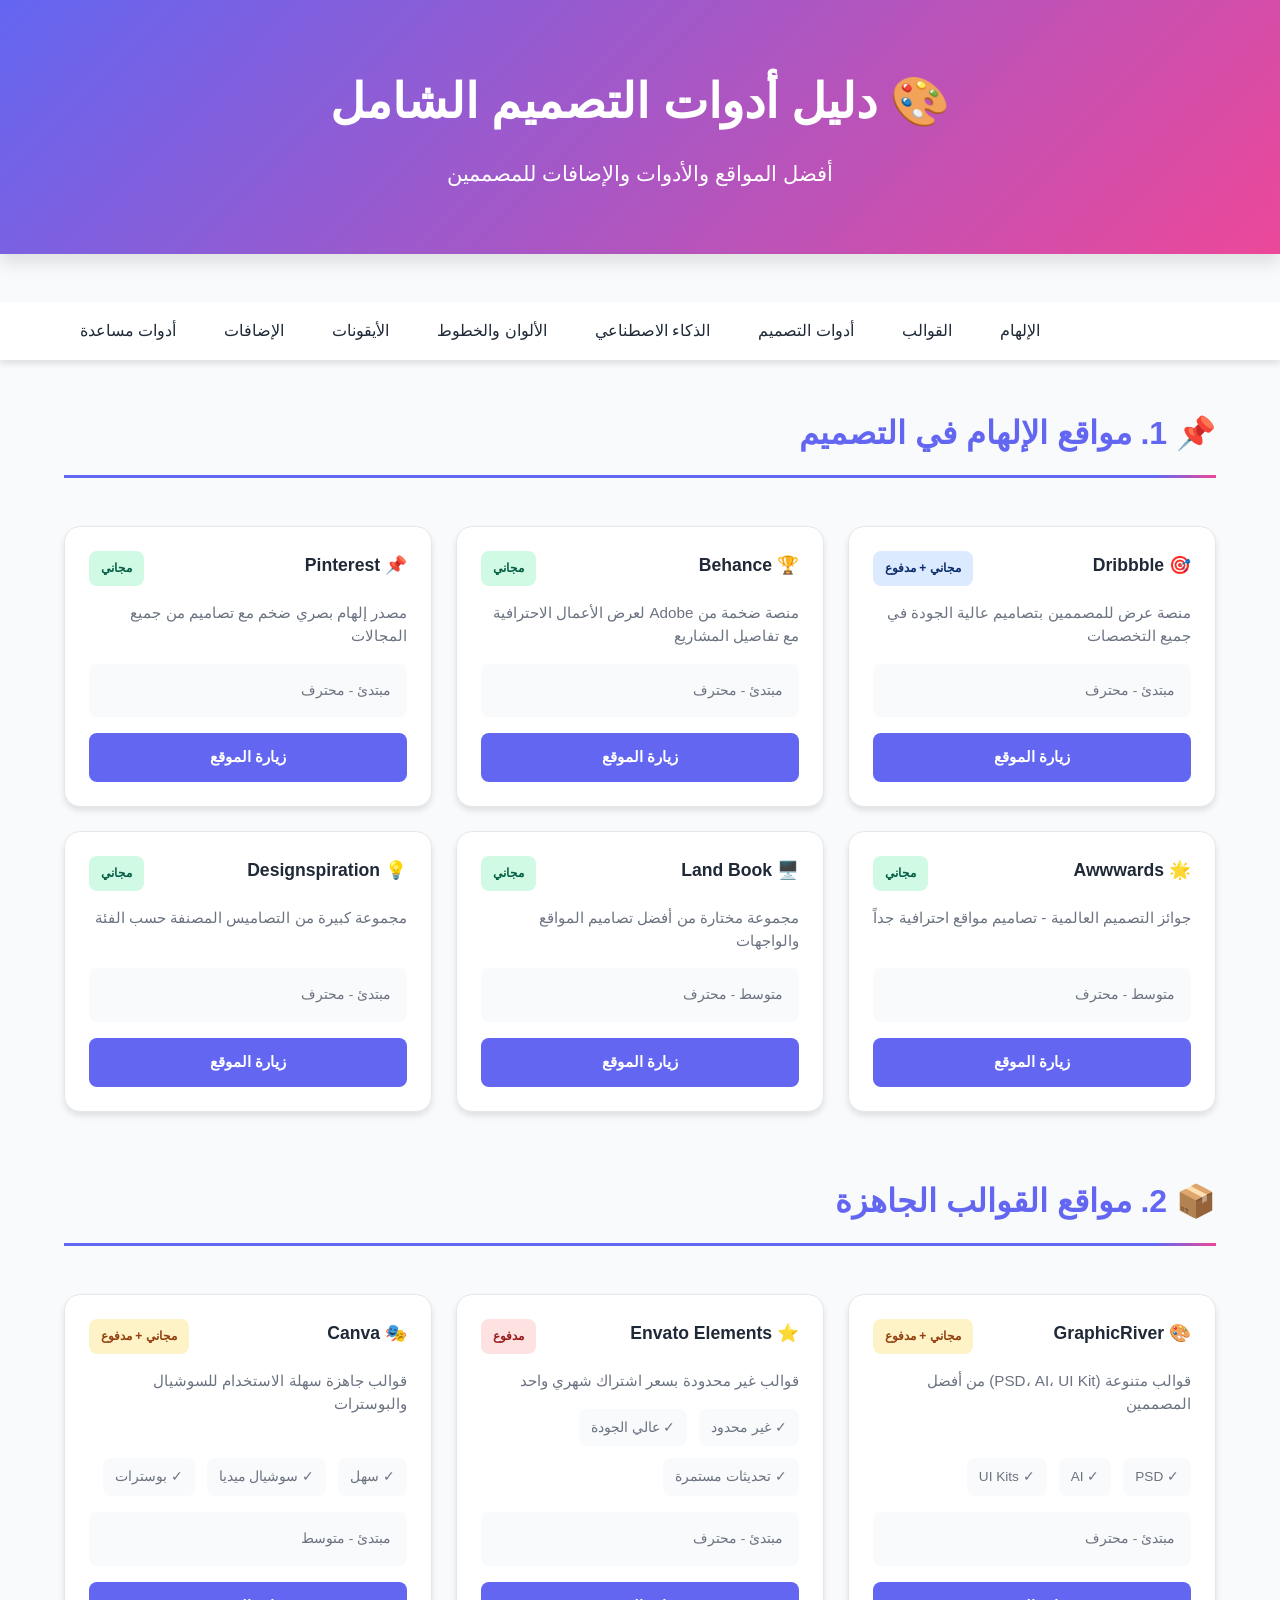
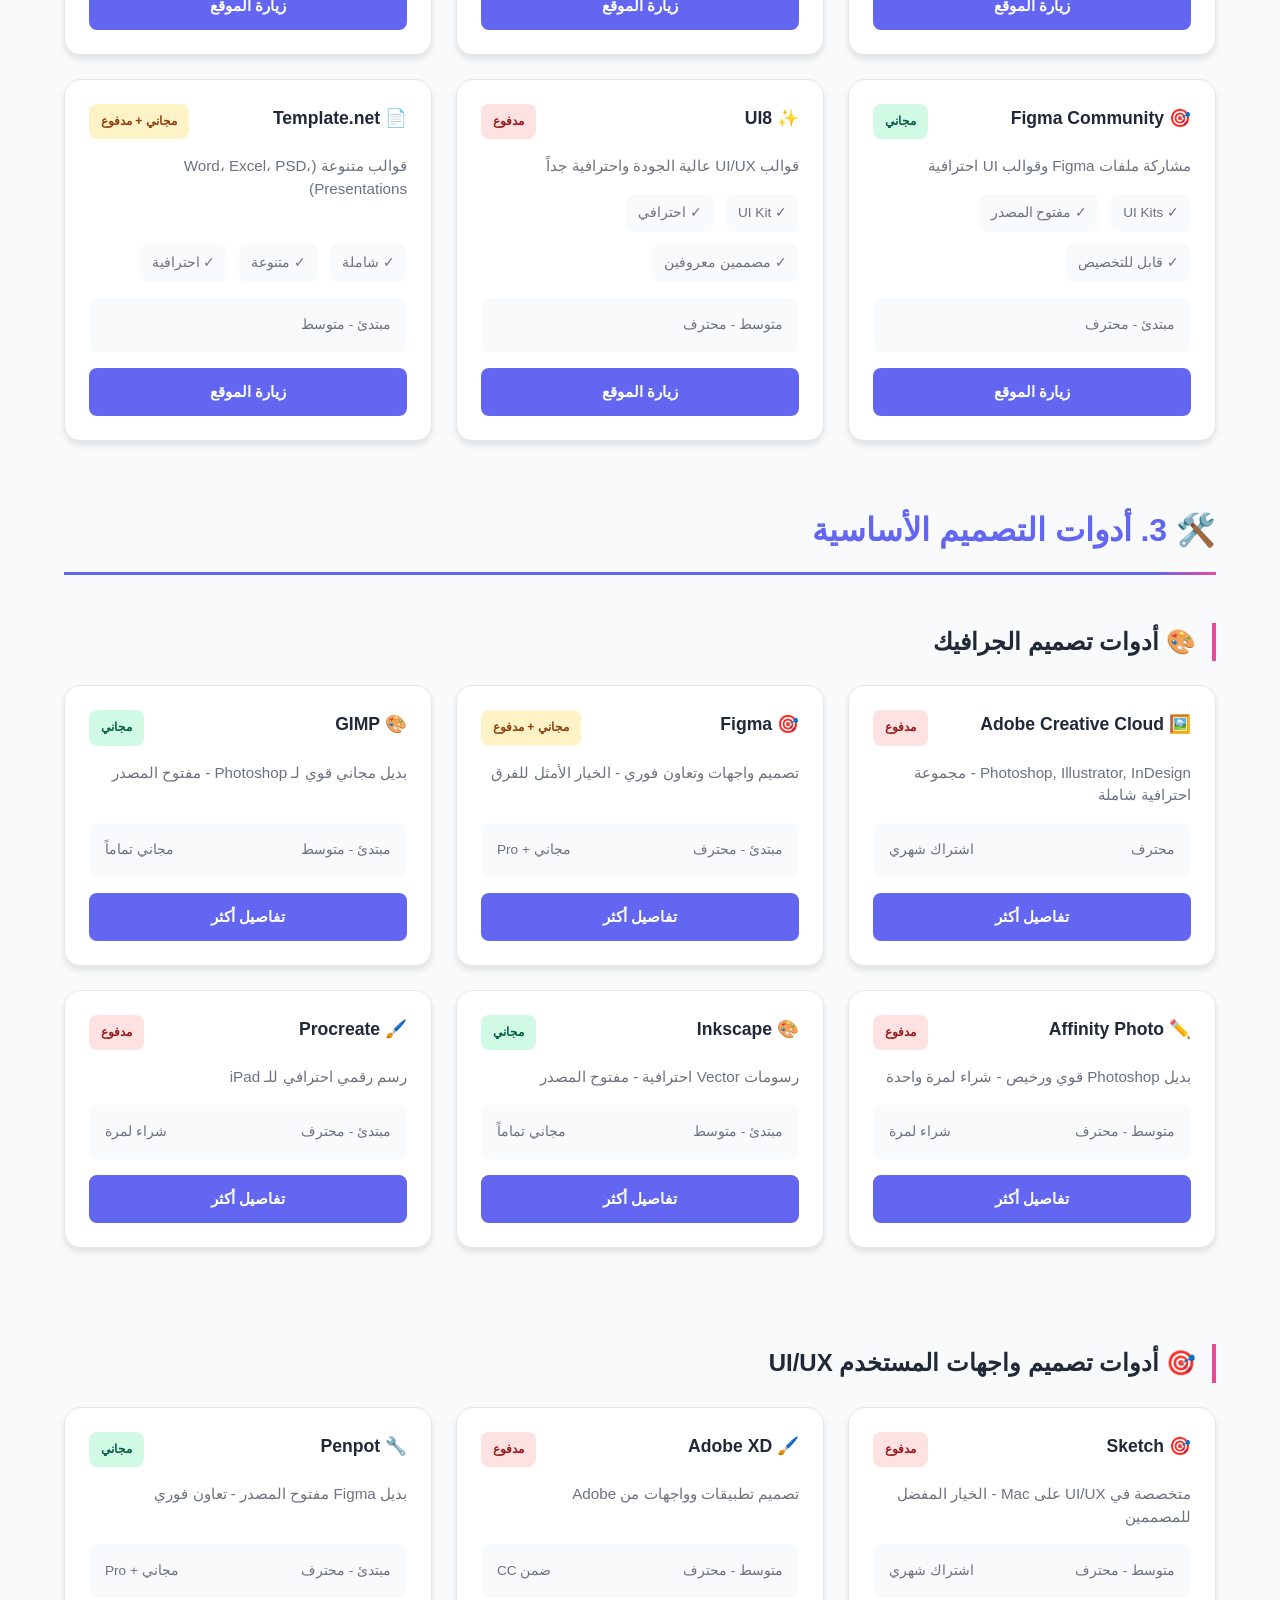
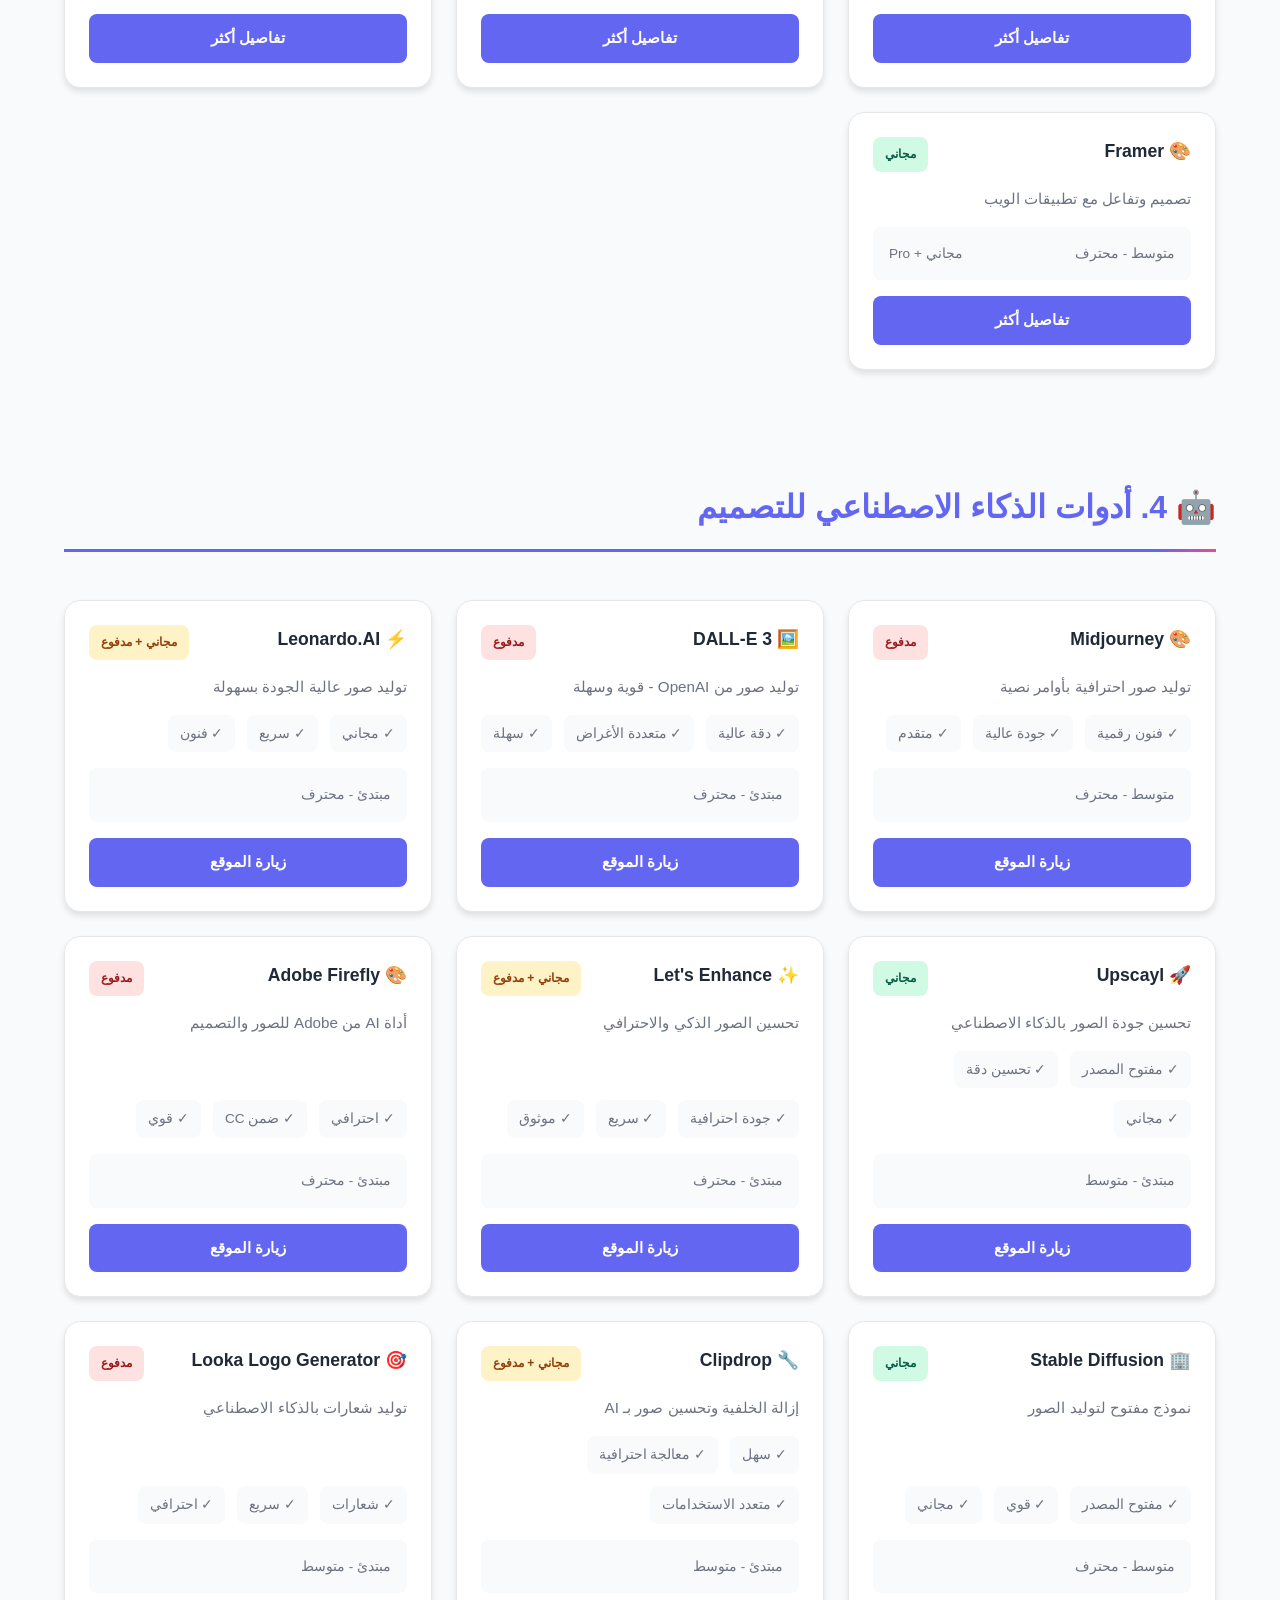
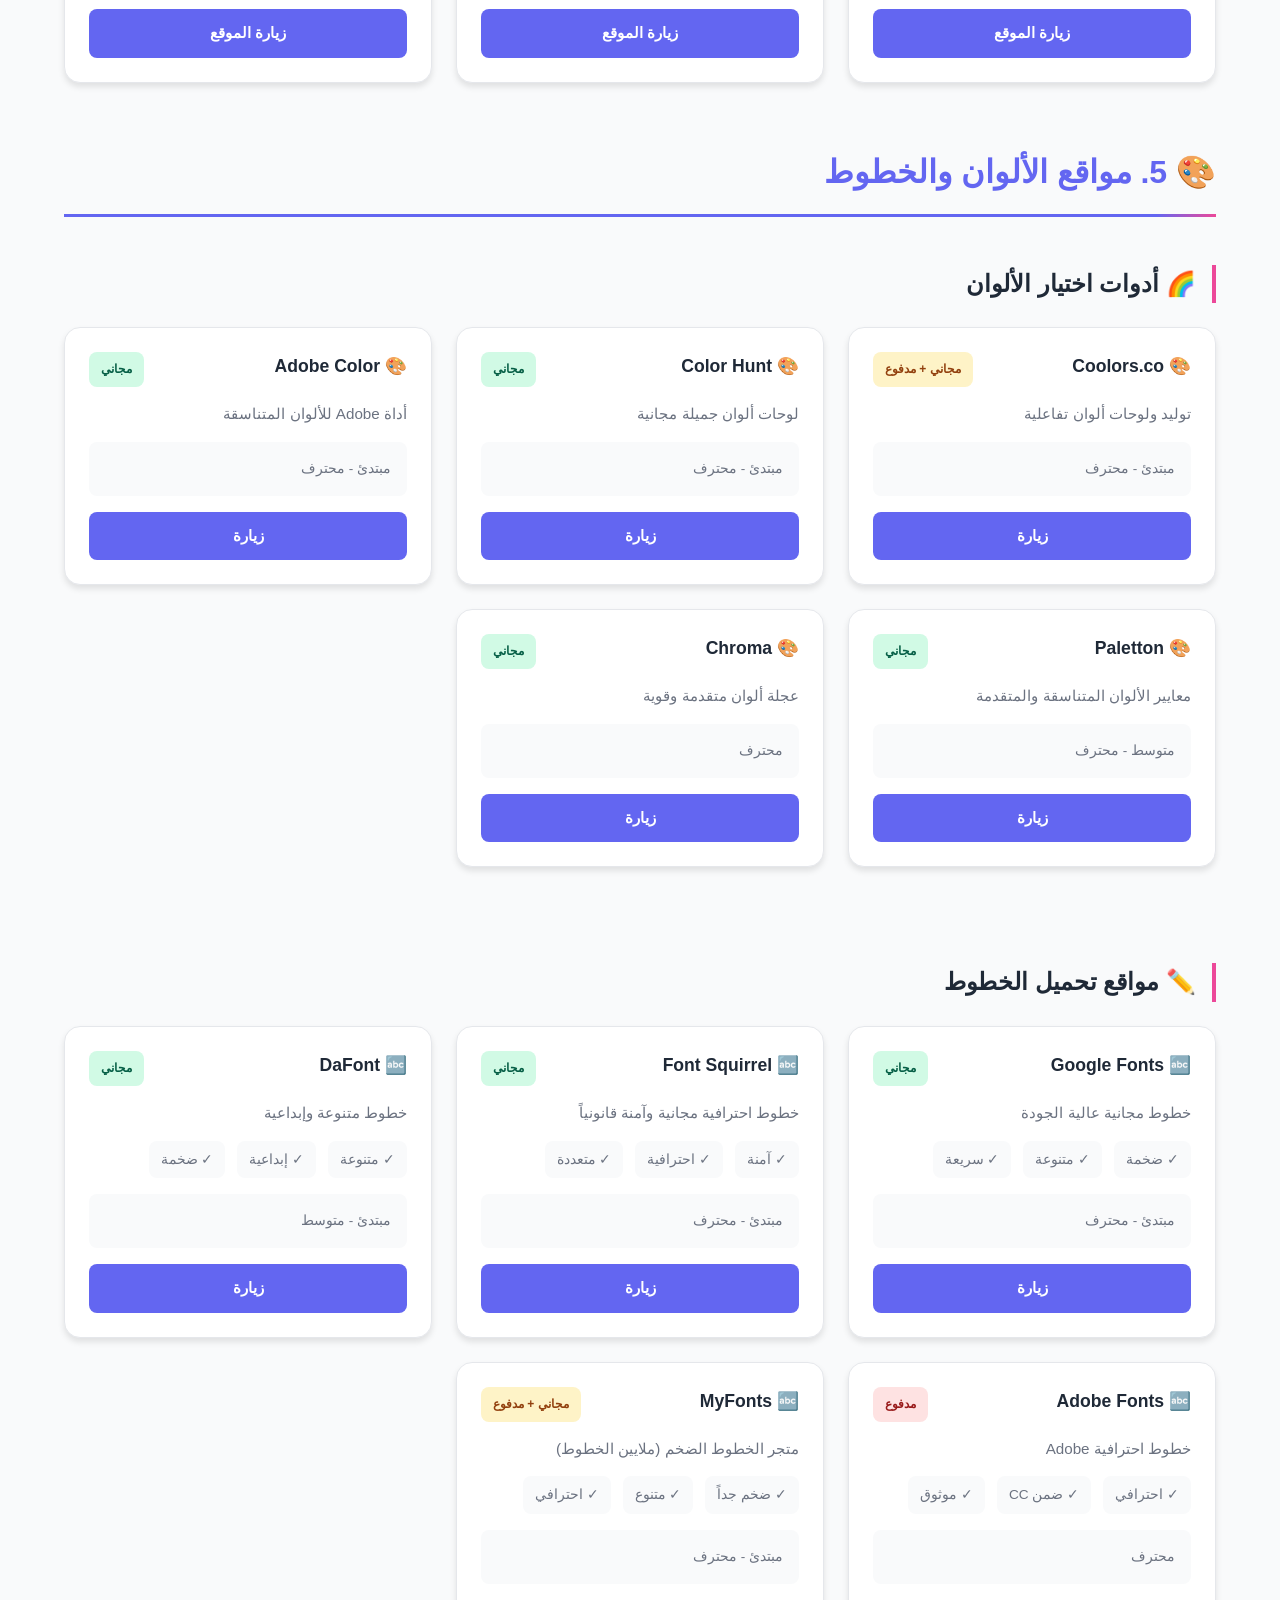
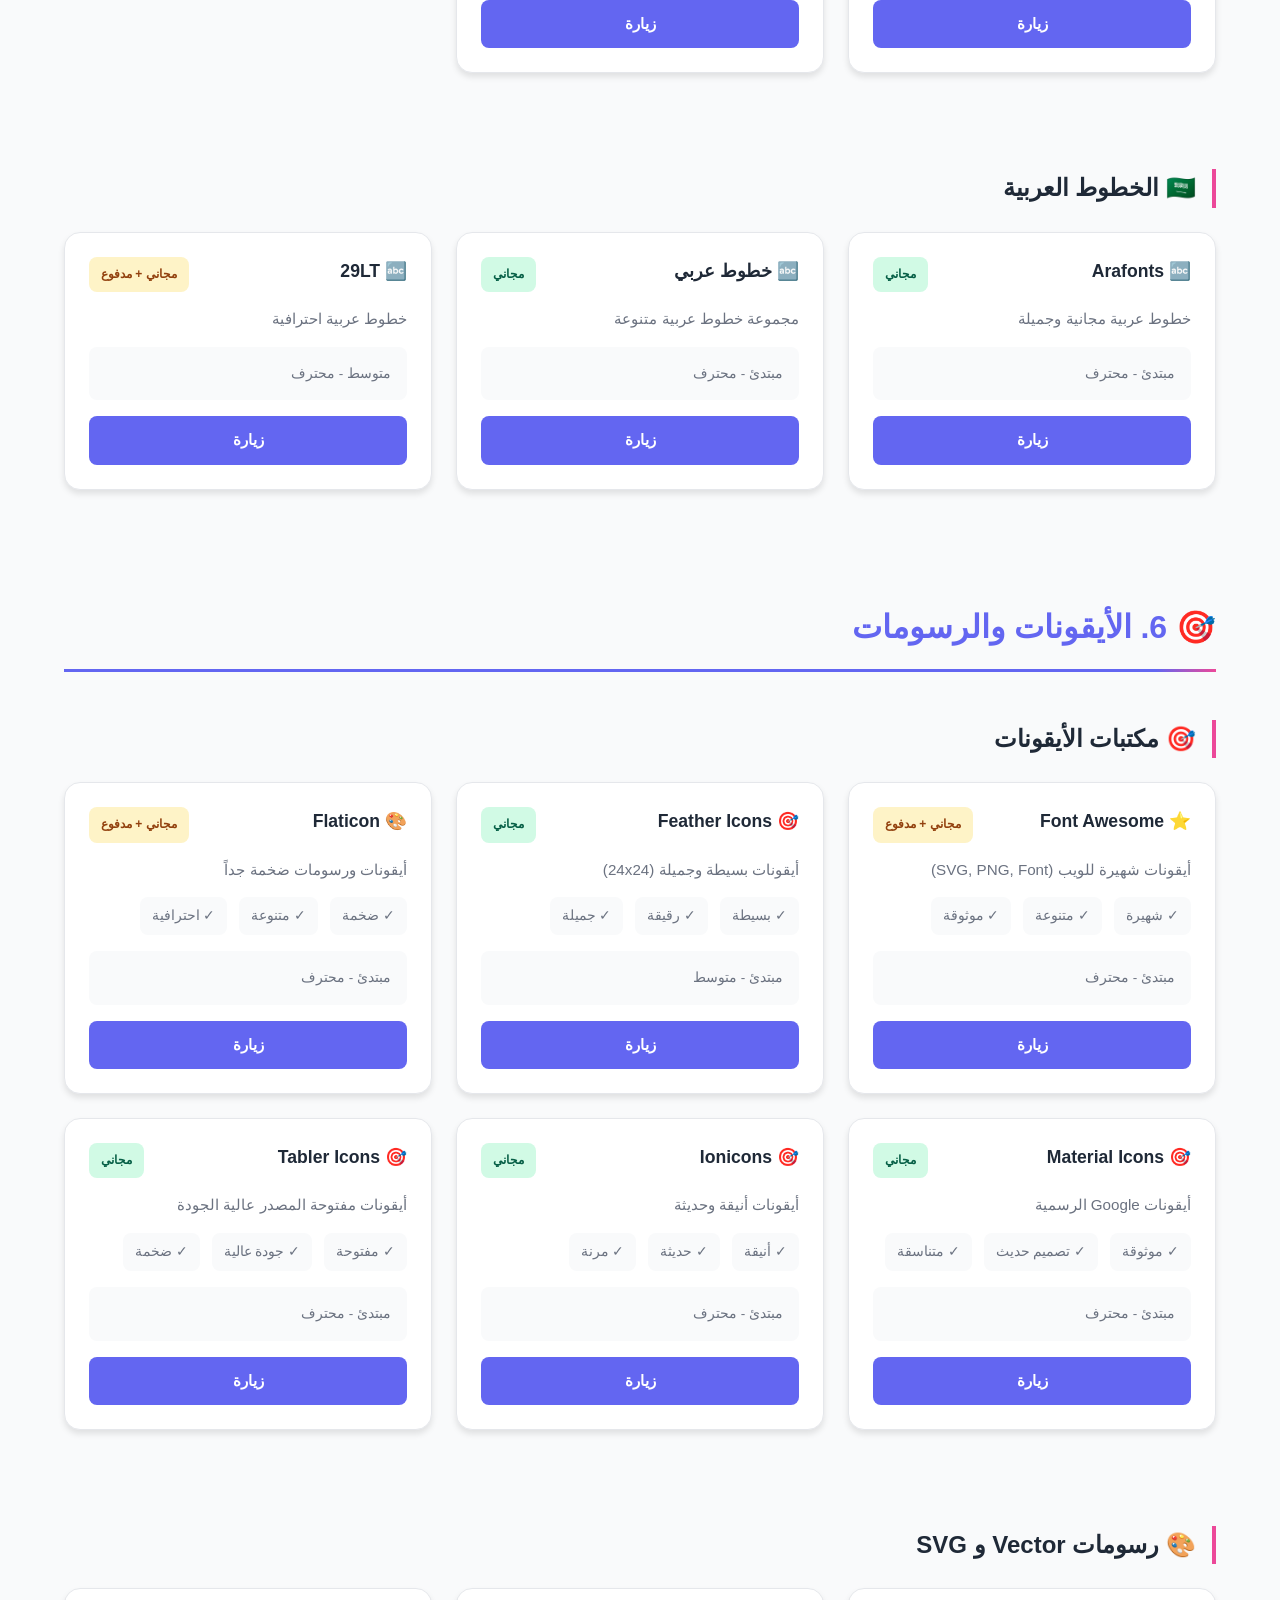
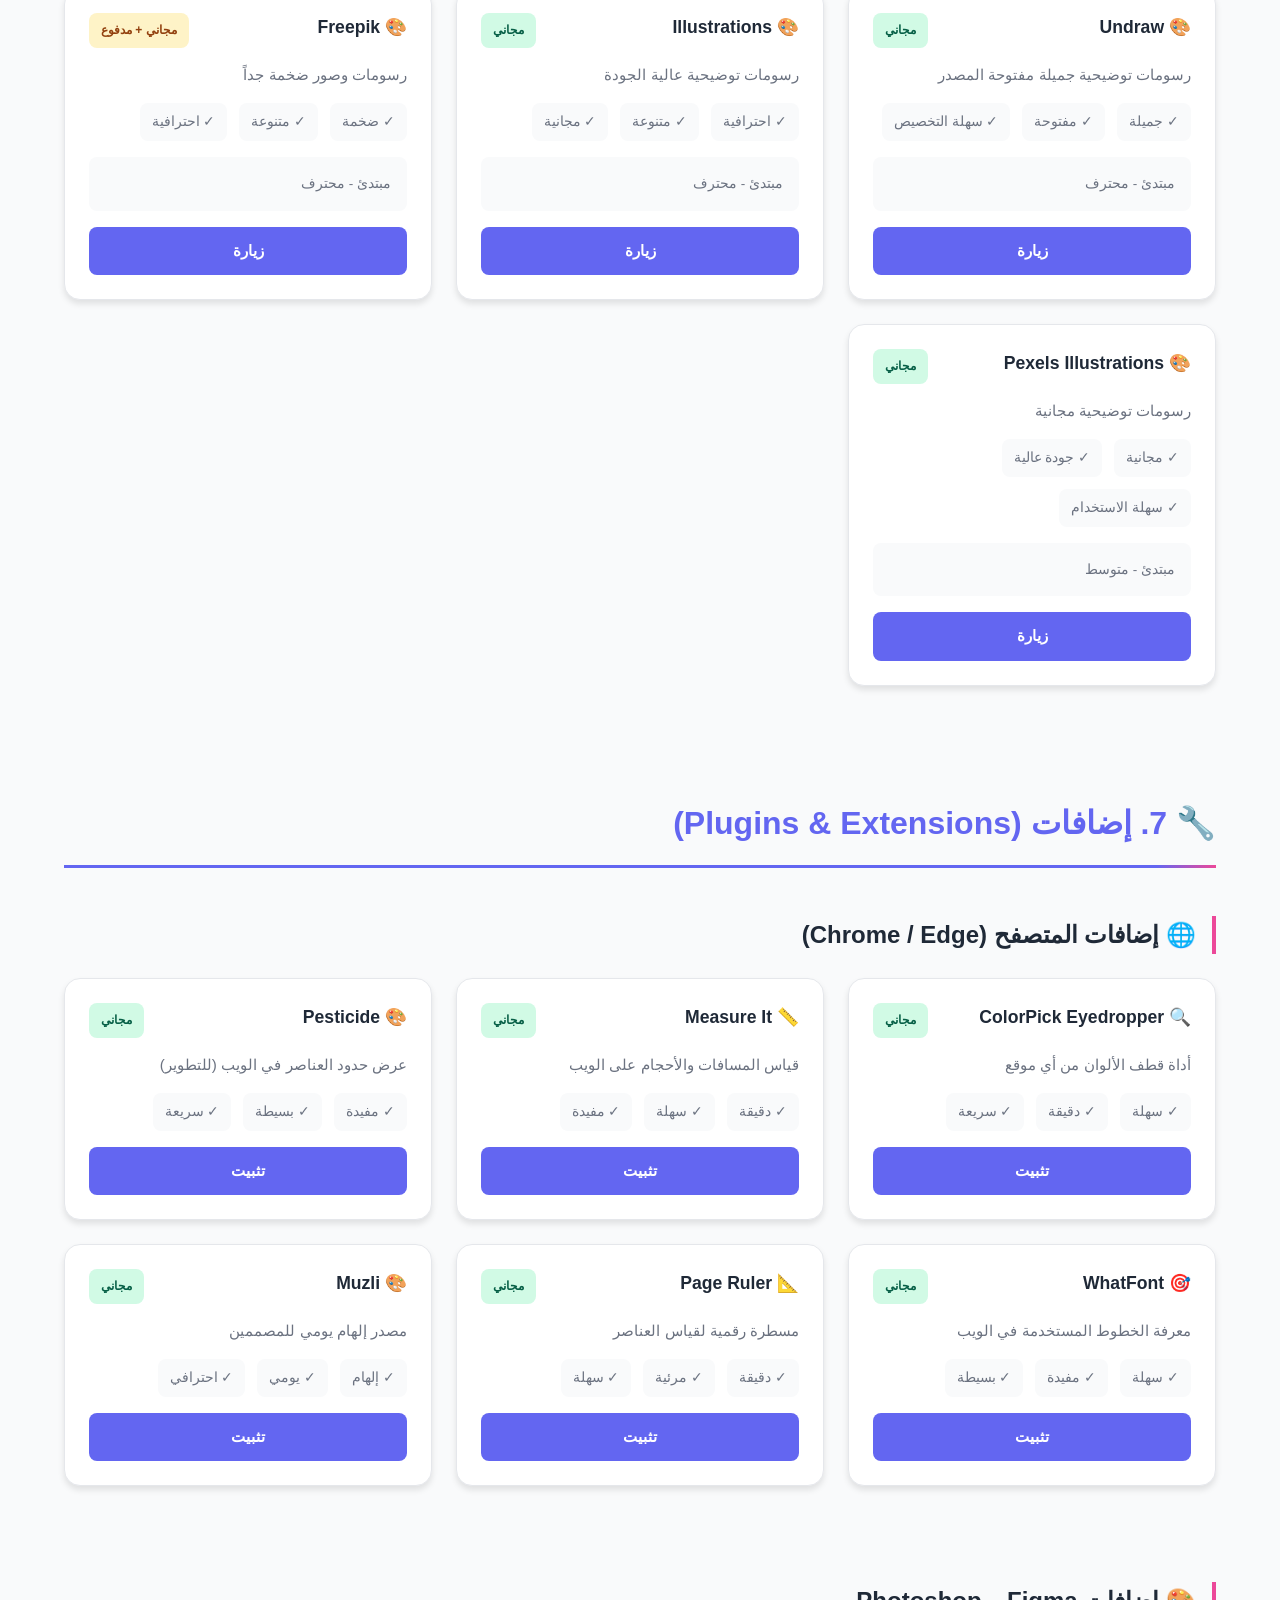
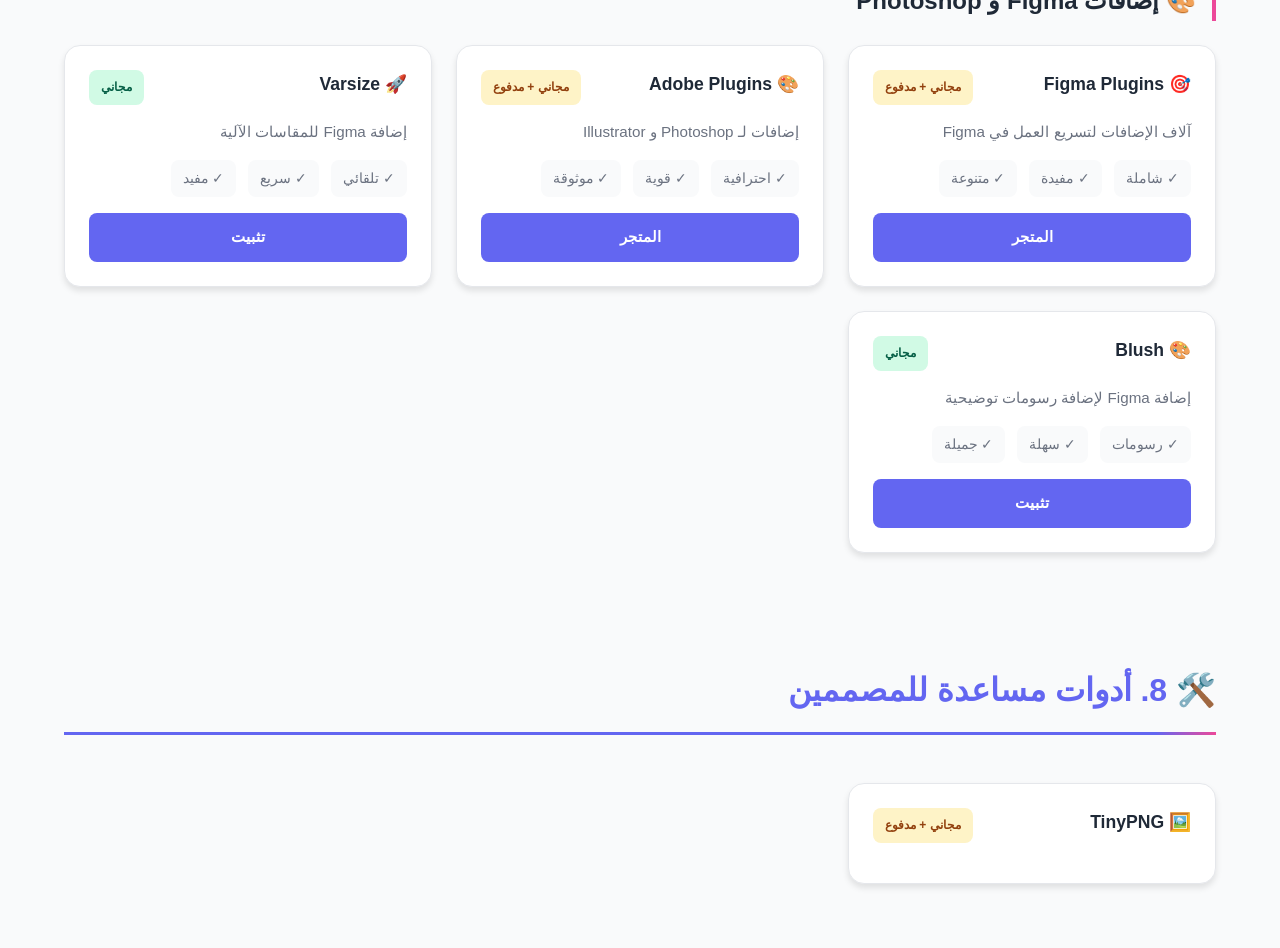
<file: index.html>
<!DOCTYPE html>
<html lang="ar" dir="rtl">
<head>
    <meta charset="UTF-8">
    <meta name="viewport" content="width=device-width, initial-scale=1.0">
    <title>دليل أدوات التصميم الشامل</title>
    <link rel="stylesheet" href="style.css">
</head>
<body>

<!-- Navigation Header -->
<header class="header">
    <div class="container">
        <h1>🎨 دليل أدوات التصميم الشامل</h1>
        <p class="subtitle">أفضل المواقع والأدوات والإضافات للمصممين</p>
    </div>
</header>

<!-- Navigation Menu -->
<nav class="navbar">
    <div class="container">
        <ul class="nav-menu">
            <li><a href="#inspiration">الإلهام</a></li>
            <li><a href="#templates">القوالب</a></li>
            <li><a href="#design-tools">أدوات التصميم</a></li>
            <li><a href="#ai-tools">الذكاء الاصطناعي</a></li>
            <li><a href="#colors-fonts">الألوان والخطوط</a></li>
            <li><a href="#icons">الأيقونات</a></li>
            <li><a href="#extensions">الإضافات</a></li>
            <li><a href="#utilities">أدوات مساعدة</a></li>
        </ul>
    </div>
</nav>

<!-- Main Content -->
<main class="container">

    <!-- 1. مواقع الإلهام -->
    <section id="inspiration" class="section">
        <h2>📌 1. مواقع الإلهام في التصميم</h2>
        
        <div class="cards-grid">
            <!-- Dribbble -->
            <div class="card">
                <div class="card-header">
                    <h3>🎯 Dribbble</h3>
                    <span class="badge badge-pro">مجاني + مدفوع</span>
                </div>
                <p class="card-description">منصة عرض للمصممين بتصاميم عالية الجودة في جميع التخصصات</p>
                <div class="card-meta">
                    <span class="skill-level">مبتدئ - محترف</span>
                </div>
                <a href="https://dribbble.com" target="_blank" class="btn btn-primary">زيارة الموقع</a>
            </div>

            <!-- Behance -->
            <div class="card">
                <div class="card-header">
                    <h3>🏆 Behance</h3>
                    <span class="badge badge-free">مجاني</span>
                </div>
                <p class="card-description">منصة ضخمة من Adobe لعرض الأعمال الاحترافية مع تفاصيل المشاريع</p>
                <div class="card-meta">
                    <span class="skill-level">مبتدئ - محترف</span>
                </div>
                <a href="https://behance.net" target="_blank" class="btn btn-primary">زيارة الموقع</a>
            </div>

            <!-- Pinterest -->
            <div class="card">
                <div class="card-header">
                    <h3>📌 Pinterest</h3>
                    <span class="badge badge-free">مجاني</span>
                </div>
                <p class="card-description">مصدر إلهام بصري ضخم مع تصاميم من جميع المجالات</p>
                <div class="card-meta">
                    <span class="skill-level">مبتدئ - محترف</span>
                </div>
                <a href="https://pinterest.com" target="_blank" class="btn btn-primary">زيارة الموقع</a>
            </div>

            <!-- Awwwards -->
            <div class="card">
                <div class="card-header">
                    <h3>🌟 Awwwards</h3>
                    <span class="badge badge-free">مجاني</span>
                </div>
                <p class="card-description">جوائز التصميم العالمية - تصاميم مواقع احترافية جداً</p>
                <div class="card-meta">
                    <span class="skill-level">متوسط - محترف</span>
                </div>
                <a href="https://awwwards.com" target="_blank" class="btn btn-primary">زيارة الموقع</a>
            </div>

            <!-- Land Book -->
            <div class="card">
                <div class="card-header">
                    <h3>🖥️ Land Book</h3>
                    <span class="badge badge-free">مجاني</span>
                </div>
                <p class="card-description">مجموعة مختارة من أفضل تصاميم المواقع والواجهات</p>
                <div class="card-meta">
                    <span class="skill-level">متوسط - محترف</span>
                </div>
                <a href="https://land-book.com" target="_blank" class="btn btn-primary">زيارة الموقع</a>
            </div>

            <!-- Designspiration -->
            <div class="card">
                <div class="card-header">
                    <h3>💡 Designspiration</h3>
                    <span class="badge badge-free">مجاني</span>
                </div>
                <p class="card-description">مجموعة كبيرة من التصاميس المصنفة حسب الفئة</p>
                <div class="card-meta">
                    <span class="skill-level">مبتدئ - محترف</span>
                </div>
                <a href="https://designspiration.com" target="_blank" class="btn btn-primary">زيارة الموقع</a>
            </div>
        </div>
    </section>

    <!-- 2. مواقع القوالب -->
    <section id="templates" class="section">
        <h2>📦 2. مواقع القوالب الجاهزة</h2>
        
        <div class="cards-grid">
            <!-- GraphicRiver -->
            <div class="card">
                <div class="card-header">
                    <h3>🎨 GraphicRiver</h3>
                    <span class="badge badge-mixed">مجاني + مدفوع</span>
                </div>
                <p class="card-description">قوالب متنوعة (PSD، AI، UI Kit) من أفضل المصممين</p>
                <div class="card-features">
                    <span>✓ PSD</span>
                    <span>✓ AI</span>
                    <span>✓ UI Kits</span>
                </div>
                <div class="card-meta">
                    <span class="skill-level">مبتدئ - محترف</span>
                </div>
                <a href="https://graphicriver.net" target="_blank" class="btn btn-primary">زيارة الموقع</a>
            </div>

            <!-- Envato Elements -->
            <div class="card">
                <div class="card-header">
                    <h3>⭐ Envato Elements</h3>
                    <span class="badge badge-paid">مدفوع</span>
                </div>
                <p class="card-description">قوالب غير محدودة بسعر اشتراك شهري واحد</p>
                <div class="card-features">
                    <span>✓ غير محدود</span>
                    <span>✓ عالي الجودة</span>
                    <span>✓ تحديثات مستمرة</span>
                </div>
                <div class="card-meta">
                    <span class="skill-level">مبتدئ - محترف</span>
                </div>
                <a href="https://elements.envato.com" target="_blank" class="btn btn-primary">زيارة الموقع</a>
            </div>

            <!-- Canva -->
            <div class="card">
                <div class="card-header">
                    <h3>🎭 Canva</h3>
                    <span class="badge badge-mixed">مجاني + مدفوع</span>
                </div>
                <p class="card-description">قوالب جاهزة سهلة الاستخدام للسوشيال والبوسترات</p>
                <div class="card-features">
                    <span>✓ سهل</span>
                    <span>✓ سوشيال ميديا</span>
                    <span>✓ بوسترات</span>
                </div>
                <div class="card-meta">
                    <span class="skill-level">مبتدئ - متوسط</span>
                </div>
                <a href="https://canva.com" target="_blank" class="btn btn-primary">زيارة الموقع</a>
            </div>

            <!-- Figma Community -->
            <div class="card">
                <div class="card-header">
                    <h3>🎯 Figma Community</h3>
                    <span class="badge badge-free">مجاني</span>
                </div>
                <p class="card-description">مشاركة ملفات Figma وقوالب UI احترافية</p>
                <div class="card-features">
                    <span>✓ UI Kits</span>
                    <span>✓ مفتوح المصدر</span>
                    <span>✓ قابل للتخصيص</span>
                </div>
                <div class="card-meta">
                    <span class="skill-level">مبتدئ - محترف</span>
                </div>
                <a href="https://figma.com/community" target="_blank" class="btn btn-primary">زيارة الموقع</a>
            </div>

            <!-- UI8 -->
            <div class="card">
                <div class="card-header">
                    <h3>✨ UI8</h3>
                    <span class="badge badge-paid">مدفوع</span>
                </div>
                <p class="card-description">قوالب UI/UX عالية الجودة واحترافية جداً</p>
                <div class="card-features">
                    <span>✓ UI Kit</span>
                    <span>✓ احترافي</span>
                    <span>✓ مصممين معروفين</span>
                </div>
                <div class="card-meta">
                    <span class="skill-level">متوسط - محترف</span>
                </div>
                <a href="https://ui8.net" target="_blank" class="btn btn-primary">زيارة الموقع</a>
            </div>

            <!-- Template.net -->
            <div class="card">
                <div class="card-header">
                    <h3>📄 Template.net</h3>
                    <span class="badge badge-mixed">مجاني + مدفوع</span>
                </div>
                <p class="card-description">قوالب متنوعة (Word، Excel، PSD، Presentations)</p>
                <div class="card-features">
                    <span>✓ شاملة</span>
                    <span>✓ متنوعة</span>
                    <span>✓ احترافية</span>
                </div>
                <div class="card-meta">
                    <span class="skill-level">مبتدئ - متوسط</span>
                </div>
                <a href="https://template.net" target="_blank" class="btn btn-primary">زيارة الموقع</a>
            </div>
        </div>
    </section>

    <!-- 3. أدوات التصميم -->
    <section id="design-tools" class="section">
        <h2>🛠️ 3. أدوات التصميم الأساسية</h2>
        
        <div class="subsections">
            <!-- أدوات تصميم الجرافيك -->
            <div class="subsection">
                <h3>🎨 أدوات تصميم الجرافيك</h3>
                <div class="cards-grid">
                    <div class="card">
                        <div class="card-header">
                            <h4>🖼️ Adobe Creative Cloud</h4>
                            <span class="badge badge-paid">مدفوع</span>
                        </div>
                        <p class="card-description">Photoshop, Illustrator, InDesign - مجموعة احترافية شاملة</p>
                        <div class="card-meta">
                            <span class="skill-level">محترف</span>
                            <span class="price">اشتراك شهري</span>
                        </div>
                        <a href="https://adobe.com/creativecloud" target="_blank" class="btn btn-primary">تفاصيل أكثر</a>
                    </div>

                    <div class="card">
                        <div class="card-header">
                            <h4>🎯 Figma</h4>
                            <span class="badge badge-mixed">مجاني + مدفوع</span>
                        </div>
                        <p class="card-description">تصميم واجهات وتعاون فوري - الخيار الأمثل للفرق</p>
                        <div class="card-meta">
                            <span class="skill-level">مبتدئ - محترف</span>
                            <span class="price">مجاني + Pro</span>
                        </div>
                        <a href="https://figma.com" target="_blank" class="btn btn-primary">تفاصيل أكثر</a>
                    </div>

                    <div class="card">
                        <div class="card-header">
                            <h4>🎨 GIMP</h4>
                            <span class="badge badge-free">مجاني</span>
                        </div>
                        <p class="card-description">بديل مجاني قوي لـ Photoshop - مفتوح المصدر</p>
                        <div class="card-meta">
                            <span class="skill-level">مبتدئ - متوسط</span>
                            <span class="price">مجاني تماماً</span>
                        </div>
                        <a href="https://gimp.org" target="_blank" class="btn btn-primary">تفاصيل أكثر</a>
                    </div>

                    <div class="card">
                        <div class="card-header">
                            <h4>✏️ Affinity Photo</h4>
                            <span class="badge badge-paid">مدفوع</span>
                        </div>
                        <p class="card-description">بديل Photoshop قوي ورخيص - شراء لمرة واحدة</p>
                        <div class="card-meta">
                            <span class="skill-level">متوسط - محترف</span>
                            <span class="price">شراء لمرة</span>
                        </div>
                        <a href="https://affinity.serif.com" target="_blank" class="btn btn-primary">تفاصيل أكثر</a>
                    </div>

                    <div class="card">
                        <div class="card-header">
                            <h4>🎨 Inkscape</h4>
                            <span class="badge badge-free">مجاني</span>
                        </div>
                        <p class="card-description">رسومات Vector احترافية - مفتوح المصدر</p>
                        <div class="card-meta">
                            <span class="skill-level">مبتدئ - متوسط</span>
                            <span class="price">مجاني تماماً</span>
                        </div>
                        <a href="https://inkscape.org" target="_blank" class="btn btn-primary">تفاصيل أكثر</a>
                    </div>

                    <div class="card">
                        <div class="card-header">
                            <h4>🖌️ Procreate</h4>
                            <span class="badge badge-paid">مدفوع</span>
                        </div>
                        <p class="card-description">رسم رقمي احترافي للـ iPad</p>
                        <div class="card-meta">
                            <span class="skill-level">مبتدئ - محترف</span>
                            <span class="price">شراء لمرة</span>
                        </div>
                        <a href="https://procreate.art" target="_blank" class="btn btn-primary">تفاصيل أكثر</a>
                    </div>
                </div>
            </div>

            <!-- أدوات UI/UX -->
            <div class="subsection">
                <h3>🎯 أدوات تصميم واجهات المستخدم UI/UX</h3>
                <div class="cards-grid">
                    <div class="card">
                        <div class="card-header">
                            <h4>🎯 Sketch</h4>
                            <span class="badge badge-paid">مدفوع</span>
                        </div>
                        <p class="card-description">متخصصة في UI/UX على Mac - الخيار المفضل للمصممين</p>
                        <div class="card-meta">
                            <span class="skill-level">متوسط - محترف</span>
                            <span class="price">اشتراك شهري</span>
                        </div>
                        <a href="https://sketch.com" target="_blank" class="btn btn-primary">تفاصيل أكثر</a>
                    </div>

                    <div class="card">
                        <div class="card-header">
                            <h4>🖌️ Adobe XD</h4>
                            <span class="badge badge-paid">مدفوع</span>
                        </div>
                        <p class="card-description">تصميم تطبيقات وواجهات من Adobe</p>
                        <div class="card-meta">
                            <span class="skill-level">متوسط - محترف</span>
                            <span class="price">ضمن CC</span>
                        </div>
                        <a href="https://adobe.com/xd" target="_blank" class="btn btn-primary">تفاصيل أكثر</a>
                    </div>

                    <div class="card">
                        <div class="card-header">
                            <h4>🔧 Penpot</h4>
                            <span class="badge badge-free">مجاني</span>
                        </div>
                        <p class="card-description">بديل Figma مفتوح المصدر - تعاون فوري</p>
                        <div class="card-meta">
                            <span class="skill-level">مبتدئ - محترف</span>
                            <span class="price">مجاني + Pro</span>
                        </div>
                        <a href="https://penpot.app" target="_blank" class="btn btn-primary">تفاصيل أكثر</a>
                    </div>

                    <div class="card">
                        <div class="card-header">
                            <h4>🎨 Framer</h4>
                            <span class="badge badge-free">مجاني</span>
                        </div>
                        <p class="card-description">تصميم وتفاعل مع تطبيقات الويب</p>
                        <div class="card-meta">
                            <span class="skill-level">متوسط - محترف</span>
                            <span class="price">مجاني + Pro</span>
                        </div>
                        <a href="https://framer.com" target="_blank" class="btn btn-primary">تفاصيل أكثر</a>
                    </div>
                </div>
            </div>
        </div>
    </section>

    <!-- 4. أدوات الذكاء الاصطناعي -->
    <section id="ai-tools" class="section">
        <h2>🤖 4. أدوات الذكاء الاصطناعي للتصميم</h2>
        
        <div class="cards-grid">
            <div class="card">
                <div class="card-header">
                    <h3>🎨 Midjourney</h3>
                    <span class="badge badge-paid">مدفوع</span>
                </div>
                <p class="card-description">توليد صور احترافية بأوامر نصية</p>
                <div class="card-features">
                    <span>✓ فنون رقمية</span>
                    <span>✓ جودة عالية</span>
                    <span>✓ متقدم</span>
                </div>
                <div class="card-meta">
                    <span class="skill-level">متوسط - محترف</span>
                </div>
                <a href="https://midjourney.com" target="_blank" class="btn btn-primary">زيارة الموقع</a>
            </div>

            <div class="card">
                <div class="card-header">
                    <h3>🖼️ DALL-E 3</h3>
                    <span class="badge badge-paid">مدفوع</span>
                </div>
                <p class="card-description">توليد صور من OpenAI - قوية وسهلة</p>
                <div class="card-features">
                    <span>✓ دقة عالية</span>
                    <span>✓ متعددة الأغراض</span>
                    <span>✓ سهلة</span>
                </div>
                <div class="card-meta">
                    <span class="skill-level">مبتدئ - محترف</span>
                </div>
                <a href="https://openai.com/dall-e-3" target="_blank" class="btn btn-primary">زيارة الموقع</a>
            </div>

            <div class="card">
                <div class="card-header">
                    <h3>⚡ Leonardo.AI</h3>
                    <span class="badge badge-mixed">مجاني + مدفوع</span>
                </div>
                <p class="card-description">توليد صور عالية الجودة بسهولة</p>
                <div class="card-features">
                    <span>✓ مجاني</span>
                    <span>✓ سريع</span>
                    <span>✓ فنون</span>
                </div>
                <div class="card-meta">
                    <span class="skill-level">مبتدئ - محترف</span>
                </div>
                <a href="https://leonardo.ai" target="_blank" class="btn btn-primary">زيارة الموقع</a>
            </div>

            <div class="card">
                <div class="card-header">
                    <h3>🚀 Upscayl</h3>
                    <span class="badge badge-free">مجاني</span>
                </div>
                <p class="card-description">تحسين جودة الصور بالذكاء الاصطناعي</p>
                <div class="card-features">
                    <span>✓ مفتوح المصدر</span>
                    <span>✓ تحسين دقة</span>
                    <span>✓ مجاني</span>
                </div>
                <div class="card-meta">
                    <span class="skill-level">مبتدئ - متوسط</span>
                </div>
                <a href="https://upscayl.github.io" target="_blank" class="btn btn-primary">زيارة الموقع</a>
            </div>

            <div class="card">
                <div class="card-header">
                    <h3>✨ Let's Enhance</h3>
                    <span class="badge badge-mixed">مجاني + مدفوع</span>
                </div>
                <p class="card-description">تحسين الصور الذكي والاحترافي</p>
                <div class="card-features">
                    <span>✓ جودة احترافية</span>
                    <span>✓ سريع</span>
                    <span>✓ موثوق</span>
                </div>
                <div class="card-meta">
                    <span class="skill-level">مبتدئ - محترف</span>
                </div>
                <a href="https://letsenhance.io" target="_blank" class="btn btn-primary">زيارة الموقع</a>
            </div>

            <div class="card">
                <div class="card-header">
                    <h3>🎨 Adobe Firefly</h3>
                    <span class="badge badge-paid">مدفوع</span>
                </div>
                <p class="card-description">أداة AI من Adobe للصور والتصميم</p>
                <div class="card-features">
                    <span>✓ احترافي</span>
                    <span>✓ ضمن CC</span>
                    <span>✓ قوي</span>
                </div>
                <div class="card-meta">
                    <span class="skill-level">مبتدئ - محترف</span>
                </div>
                <a href="https://adobe.com/firefly" target="_blank" class="btn btn-primary">زيارة الموقع</a>
            </div>

            <div class="card">
                <div class="card-header">
                    <h3>🏢 Stable Diffusion</h3>
                    <span class="badge badge-free">مجاني</span>
                </div>
                <p class="card-description">نموذج مفتوح لتوليد الصور</p>
                <div class="card-features">
                    <span>✓ مفتوح المصدر</span>
                    <span>✓ قوي</span>
                    <span>✓ مجاني</span>
                </div>
                <div class="card-meta">
                    <span class="skill-level">متوسط - محترف</span>
                </div>
                <a href="https://stablediffusionweb.com" target="_blank" class="btn btn-primary">زيارة الموقع</a>
            </div>

            <div class="card">
                <div class="card-header">
                    <h3>🔧 Clipdrop</h3>
                    <span class="badge badge-mixed">مجاني + مدفوع</span>
                </div>
                <p class="card-description">إزالة الخلفية وتحسين صور بـ AI</p>
                <div class="card-features">
                    <span>✓ سهل</span>
                    <span>✓ معالجة احترافية</span>
                    <span>✓ متعدد الاستخدامات</span>
                </div>
                <div class="card-meta">
                    <span class="skill-level">مبتدئ - متوسط</span>
                </div>
                <a href="https://clipdrop.co" target="_blank" class="btn btn-primary">زيارة الموقع</a>
            </div>

            <div class="card">
                <div class="card-header">
                    <h3>🎯 Looka Logo Generator</h3>
                    <span class="badge badge-paid">مدفوع</span>
                </div>
                <p class="card-description">توليد شعارات بالذكاء الاصطناعي</p>
                <div class="card-features">
                    <span>✓ شعارات</span>
                    <span>✓ سريع</span>
                    <span>✓ احترافي</span>
                </div>
                <div class="card-meta">
                    <span class="skill-level">مبتدئ - متوسط</span>
                </div>
                <a href="https://looka.com" target="_blank" class="btn btn-primary">زيارة الموقع</a>
            </div>
        </div>
    </section>

    <!-- 5. الألوان والخطوط -->
    <section id="colors-fonts" class="section">
        <h2>🎨 5. مواقع الألوان والخطوط</h2>
        
        <div class="subsections">
            <!-- أدوات الألوان -->
            <div class="subsection">
                <h3>🌈 أدوات اختيار الألوان</h3>
                <div class="cards-grid">
                    <div class="card">
                        <div class="card-header">
                            <h4>🎨 Coolors.co</h4>
                            <span class="badge badge-mixed">مجاني + مدفوع</span>
                        </div>
                        <p class="card-description">توليد ولوحات ألوان تفاعلية</p>
                        <div class="card-meta">
                            <span class="skill-level">مبتدئ - محترف</span>
                        </div>
                        <a href="https://coolors.co" target="_blank" class="btn btn-primary">زيارة</a>
                    </div>

                    <div class="card">
                        <div class="card-header">
                            <h4>🎨 Color Hunt</h4>
                            <span class="badge badge-free">مجاني</span>
                        </div>
                        <p class="card-description">لوحات ألوان جميلة مجانية</p>
                        <div class="card-meta">
                            <span class="skill-level">مبتدئ - محترف</span>
                        </div>
                        <a href="https://colorhunt.co" target="_blank" class="btn btn-primary">زيارة</a>
                    </div>

                    <div class="card">
                        <div class="card-header">
                            <h4>🎨 Adobe Color</h4>
                            <span class="badge badge-free">مجاني</span>
                        </div>
                        <p class="card-description">أداة Adobe للألوان المتناسقة</p>
                        <div class="card-meta">
                            <span class="skill-level">مبتدئ - محترف</span>
                        </div>
                        <a href="https://color.adobe.com" target="_blank" class="btn btn-primary">زيارة</a>
                    </div>

                    <div class="card">
                        <div class="card-header">
                            <h4>🎨 Paletton</h4>
                            <span class="badge badge-free">مجاني</span>
                        </div>
                        <p class="card-description">معايير الألوان المتناسقة والمتقدمة</p>
                        <div class="card-meta">
                            <span class="skill-level">متوسط - محترف</span>
                        </div>
                        <a href="https://paletton.com" target="_blank" class="btn btn-primary">زيارة</a>
                    </div>

                    <div class="card">
                        <div class="card-header">
                            <h4>🎨 Chroma</h4>
                            <span class="badge badge-free">مجاني</span>
                        </div>
                        <p class="card-description">عجلة ألوان متقدمة وقوية</p>
                        <div class="card-meta">
                            <span class="skill-level">محترف</span>
                        </div>
                        <a href="https://chir.cat/chroma" target="_blank" class="btn btn-primary">زيارة</a>
                    </div>
                </div>
            </div>

            <!-- مواقع الخطوط -->
            <div class="subsection">
                <h3>✏️ مواقع تحميل الخطوط</h3>
                <div class="cards-grid">
                    <div class="card">
                        <div class="card-header">
                            <h4>🔤 Google Fonts</h4>
                            <span class="badge badge-free">مجاني</span>
                        </div>
                        <p class="card-description">خطوط مجانية عالية الجودة</p>
                        <div class="card-features">
                            <span>✓ ضخمة</span>
                            <span>✓ متنوعة</span>
                            <span>✓ سريعة</span>
                        </div>
                        <div class="card-meta">
                            <span class="skill-level">مبتدئ - محترف</span>
                        </div>
                        <a href="https://fonts.google.com" target="_blank" class="btn btn-primary">زيارة</a>
                    </div>

                    <div class="card">
                        <div class="card-header">
                            <h4>🔤 Font Squirrel</h4>
                            <span class="badge badge-free">مجاني</span>
                        </div>
                        <p class="card-description">خطوط احترافية مجانية وآمنة قانونياً</p>
                        <div class="card-features">
                            <span>✓ آمنة</span>
                            <span>✓ احترافية</span>
                            <span>✓ متعددة</span>
                        </div>
                        <div class="card-meta">
                            <span class="skill-level">مبتدئ - محترف</span>
                        </div>
                        <a href="https://fontsquirrel.com" target="_blank" class="btn btn-primary">زيارة</a>
                    </div>

                    <div class="card">
                        <div class="card-header">
                            <h4>🔤 DaFont</h4>
                            <span class="badge badge-free">مجاني</span>
                        </div>
                        <p class="card-description">خطوط متنوعة وإبداعية</p>
                        <div class="card-features">
                            <span>✓ متنوعة</span>
                            <span>✓ إبداعية</span>
                            <span>✓ ضخمة</span>
                        </div>
                        <div class="card-meta">
                            <span class="skill-level">مبتدئ - متوسط</span>
                        </div>
                        <a href="https://dafont.com" target="_blank" class="btn btn-primary">زيارة</a>
                    </div>

                    <div class="card">
                        <div class="card-header">
                            <h4>🔤 Adobe Fonts</h4>
                            <span class="badge badge-paid">مدفوع</span>
                        </div>
                        <p class="card-description">خطوط احترافية Adobe</p>
                        <div class="card-features">
                            <span>✓ احترافي</span>
                            <span>✓ ضمن CC</span>
                            <span>✓ موثوق</span>
                        </div>
                        <div class="card-meta">
                            <span class="skill-level">محترف</span>
                        </div>
                        <a href="https://adobe.com/fonts" target="_blank" class="btn btn-primary">زيارة</a>
                    </div>

                    <div class="card">
                        <div class="card-header">
                            <h4>🔤 MyFonts</h4>
                            <span class="badge badge-mixed">مجاني + مدفوع</span>
                        </div>
                        <p class="card-description">متجر الخطوط الضخم (ملايين الخطوط)</p>
                        <div class="card-features">
                            <span>✓ ضخم جداً</span>
                            <span>✓ متنوع</span>
                            <span>✓ احترافي</span>
                        </div>
                        <div class="card-meta">
                            <span class="skill-level">مبتدئ - محترف</span>
                        </div>
                        <a href="https://myfonts.com" target="_blank" class="btn btn-primary">زيارة</a>
                    </div>
                </div>
            </div>

            <!-- الخطوط العربية -->
            <div class="subsection">
                <h3>🇸🇦 الخطوط العربية</h3>
                <div class="cards-grid">
                    <div class="card">
                        <div class="card-header">
                            <h4>🔤 Arafonts</h4>
                            <span class="badge badge-free">مجاني</span>
                        </div>
                        <p class="card-description">خطوط عربية مجانية وجميلة</p>
                        <div class="card-meta">
                            <span class="skill-level">مبتدئ - محترف</span>
                        </div>
                        <a href="https://arafonts.com" target="_blank" class="btn btn-primary">زيارة</a>
                    </div>

                    <div class="card">
                        <div class="card-header">
                            <h4>🔤 خطوط عربي</h4>
                            <span class="badge badge-free">مجاني</span>
                        </div>
                        <p class="card-description">مجموعة خطوط عربية متنوعة</p>
                        <div class="card-meta">
                            <span class="skill-level">مبتدئ - محترف</span>
                        </div>
                        <a href="https://arabicfonts.net" target="_blank" class="btn btn-primary">زيارة</a>
                    </div>

                    <div class="card">
                        <div class="card-header">
                            <h4>🔤 29LT</h4>
                            <span class="badge badge-mixed">مجاني + مدفوع</span>
                        </div>
                        <p class="card-description">خطوط عربية احترافية</p>
                        <div class="card-meta">
                            <span class="skill-level">متوسط - محترف</span>
                        </div>
                        <a href="https://29lt.com" target="_blank" class="btn btn-primary">زيارة</a>
                    </div>
                </div>
            </div>
        </div>
    </section>

    <!-- 6. الأيقونات والرسومات -->
    <section id="icons" class="section">
        <h2>🎯 6. الأيقونات والرسومات</h2>
        
        <div class="subsections">
            <!-- مكتبات الأيقونات -->
            <div class="subsection">
                <h3>🎯 مكتبات الأيقونات</h3>
                <div class="cards-grid">
                    <div class="card">
                        <div class="card-header">
                            <h4>⭐ Font Awesome</h4>
                            <span class="badge badge-mixed">مجاني + مدفوع</span>
                        </div>
                        <p class="card-description">أيقونات شهيرة للويب (SVG, PNG, Font)</p>
                        <div class="card-features">
                            <span>✓ شهيرة</span>
                            <span>✓ متنوعة</span>
                            <span>✓ موثوقة</span>
                        </div>
                        <div class="card-meta">
                            <span class="skill-level">مبتدئ - محترف</span>
                        </div>
                        <a href="https://fontawesome.com" target="_blank" class="btn btn-primary">زيارة</a>
                    </div>

                    <div class="card">
                        <div class="card-header">
                            <h4>🎯 Feather Icons</h4>
                            <span class="badge badge-free">مجاني</span>
                        </div>
                        <p class="card-description">أيقونات بسيطة وجميلة (24x24)</p>
                        <div class="card-features">
                            <span>✓ بسيطة</span>
                            <span>✓ رقيقة</span>
                            <span>✓ جميلة</span>
                        </div>
                        <div class="card-meta">
                            <span class="skill-level">مبتدئ - متوسط</span>
                        </div>
                        <a href="https://feathericons.com" target="_blank" class="btn btn-primary">زيارة</a>
                    </div>

                    <div class="card">
                        <div class="card-header">
                            <h4>🎨 Flaticon</h4>
                            <span class="badge badge-mixed">مجاني + مدفوع</span>
                        </div>
                        <p class="card-description">أيقونات ورسومات ضخمة جداً</p>
                        <div class="card-features">
                            <span>✓ ضخمة</span>
                            <span>✓ متنوعة</span>
                            <span>✓ احترافية</span>
                        </div>
                        <div class="card-meta">
                            <span class="skill-level">مبتدئ - محترف</span>
                        </div>
                        <a href="https://flaticon.com" target="_blank" class="btn btn-primary">زيارة</a>
                    </div>

                    <div class="card">
                        <div class="card-header">
                            <h4>🎯 Material Icons</h4>
                            <span class="badge badge-free">مجاني</span>
                        </div>
                        <p class="card-description">أيقونات Google الرسمية</p>
                        <div class="card-features">
                            <span>✓ موثوقة</span>
                            <span>✓ تصميم حديث</span>
                            <span>✓ متناسقة</span>
                        </div>
                        <div class="card-meta">
                            <span class="skill-level">مبتدئ - محترف</span>
                        </div>
                        <a href="https://fonts.google.com/icons" target="_blank" class="btn btn-primary">زيارة</a>
                    </div>

                    <div class="card">
                        <div class="card-header">
                            <h4>🎯 Ionicons</h4>
                            <span class="badge badge-free">مجاني</span>
                        </div>
                        <p class="card-description">أيقونات أنيقة وحديثة</p>
                        <div class="card-features">
                            <span>✓ أنيقة</span>
                            <span>✓ حديثة</span>
                            <span>✓ مرنة</span>
                        </div>
                        <div class="card-meta">
                            <span class="skill-level">مبتدئ - محترف</span>
                        </div>
                        <a href="https://ionicons.com" target="_blank" class="btn btn-primary">زيارة</a>
                    </div>

                    <div class="card">
                        <div class="card-header">
                            <h4>🎯 Tabler Icons</h4>
                            <span class="badge badge-free">مجاني</span>
                        </div>
                        <p class="card-description">أيقونات مفتوحة المصدر عالية الجودة</p>
                        <div class="card-features">
                            <span>✓ مفتوحة</span>
                            <span>✓ جودة عالية</span>
                            <span>✓ ضخمة</span>
                        </div>
                        <div class="card-meta">
                            <span class="skill-level">مبتدئ - محترف</span>
                        </div>
                        <a href="https://tabler-icons.io" target="_blank" class="btn btn-primary">زيارة</a>
                    </div>
                </div>
            </div>

            <!-- رسومات Vector -->
            <div class="subsection">
                <h3>🎨 رسومات Vector و SVG</h3>
                <div class="cards-grid">
                    <div class="card">
                        <div class="card-header">
                            <h4>🎨 Undraw</h4>
                            <span class="badge badge-free">مجاني</span>
                        </div>
                        <p class="card-description">رسومات توضيحية جميلة مفتوحة المصدر</p>
                        <div class="card-features">
                            <span>✓ جميلة</span>
                            <span>✓ مفتوحة</span>
                            <span>✓ سهلة التخصيص</span>
                        </div>
                        <div class="card-meta">
                            <span class="skill-level">مبتدئ - محترف</span>
                        </div>
                        <a href="https://undraw.co" target="_blank" class="btn btn-primary">زيارة</a>
                    </div>

                    <div class="card">
                        <div class="card-header">
                            <h4>🎨 Illustrations</h4>
                            <span class="badge badge-free">مجاني</span>
                        </div>
                        <p class="card-description">رسومات توضيحية عالية الجودة</p>
                        <div class="card-features">
                            <span>✓ احترافية</span>
                            <span>✓ متنوعة</span>
                            <span>✓ مجانية</span>
                        </div>
                        <div class="card-meta">
                            <span class="skill-level">مبتدئ - محترف</span>
                        </div>
                        <a href="https://illustrations.co" target="_blank" class="btn btn-primary">زيارة</a>
                    </div>

                    <div class="card">
                        <div class="card-header">
                            <h4>🎨 Freepik</h4>
                            <span class="badge badge-mixed">مجاني + مدفوع</span>
                        </div>
                        <p class="card-description">رسومات وصور ضخمة جداً</p>
                        <div class="card-features">
                            <span>✓ ضخمة</span>
                            <span>✓ متنوعة</span>
                            <span>✓ احترافية</span>
                        </div>
                        <div class="card-meta">
                            <span class="skill-level">مبتدئ - محترف</span>
                        </div>
                        <a href="https://freepik.com" target="_blank" class="btn btn-primary">زيارة</a>
                    </div>

                    <div class="card">
                        <div class="card-header">
                            <h4>🎨 Pexels Illustrations</h4>
                            <span class="badge badge-free">مجاني</span>
                        </div>
                        <p class="card-description">رسومات توضيحية مجانية</p>
                        <div class="card-features">
                            <span>✓ مجانية</span>
                            <span>✓ جودة عالية</span>
                            <span>✓ سهلة الاستخدام</span>
                        </div>
                        <div class="card-meta">
                            <span class="skill-level">مبتدئ - متوسط</span>
                        </div>
                        <a href="https://pexels.com/illustrations" target="_blank" class="btn btn-primary">زيارة</a>
                    </div>
                </div>
            </div>
        </div>
    </section>

    <!-- 7. الإضافات والعروض -->
    <section id="extensions" class="section">
        <h2>🔧 7. إضافات (Plugins & Extensions)</h2>
        
        <div class="subsections">
            <!-- إضافات المتصفح -->
            <div class="subsection">
                <h3>🌐 إضافات المتصفح (Chrome / Edge)</h3>
                <div class="cards-grid">
                    <div class="card">
                        <div class="card-header">
                            <h4>🔍 ColorPick Eyedropper</h4>
                            <span class="badge badge-free">مجاني</span>
                        </div>
                        <p class="card-description">أداة قطف الألوان من أي موقع</p>
                        <div class="card-features">
                            <span>✓ سهلة</span>
                            <span>✓ دقيقة</span>
                            <span>✓ سريعة</span>
                        </div>
                        <a href="https://chrome.google.com/webstore" target="_blank" class="btn btn-primary">تثبيت</a>
                    </div>

                    <div class="card">
                        <div class="card-header">
                            <h4>📏 Measure It</h4>
                            <span class="badge badge-free">مجاني</span>
                        </div>
                        <p class="card-description">قياس المسافات والأحجام على الويب</p>
                        <div class="card-features">
                            <span>✓ دقيقة</span>
                            <span>✓ سهلة</span>
                            <span>✓ مفيدة</span>
                        </div>
                        <a href="https://chrome.google.com/webstore" target="_blank" class="btn btn-primary">تثبيت</a>
                    </div>

                    <div class="card">
                        <div class="card-header">
                            <h4>🎨 Pesticide</h4>
                            <span class="badge badge-free">مجاني</span>
                        </div>
                        <p class="card-description">عرض حدود العناصر في الويب (للتطوير)</p>
                        <div class="card-features">
                            <span>✓ مفيدة</span>
                            <span>✓ بسيطة</span>
                            <span>✓ سريعة</span>
                        </div>
                        <a href="https://chrome.google.com/webstore" target="_blank" class="btn btn-primary">تثبيت</a>
                    </div>

                    <div class="card">
                        <div class="card-header">
                            <h4>🎯 WhatFont</h4>
                            <span class="badge badge-free">مجاني</span>
                        </div>
                        <p class="card-description">معرفة الخطوط المستخدمة في الويب</p>
                        <div class="card-features">
                            <span>✓ سهلة</span>
                            <span>✓ مفيدة</span>
                            <span>✓ بسيطة</span>
                        </div>
                        <a href="https://chrome.google.com/webstore" target="_blank" class="btn btn-primary">تثبيت</a>
                    </div>

                    <div class="card">
                        <div class="card-header">
                            <h4>📐 Page Ruler</h4>
                            <span class="badge badge-free">مجاني</span>
                        </div>
                        <p class="card-description">مسطرة رقمية لقياس العناصر</p>
                        <div class="card-features">
                            <span>✓ دقيقة</span>
                            <span>✓ مرئية</span>
                            <span>✓ سهلة</span>
                        </div>
                        <a href="https://chrome.google.com/webstore" target="_blank" class="btn btn-primary">تثبيت</a>
                    </div>

                    <div class="card">
                        <div class="card-header">
                            <h4>🎨 Muzli</h4>
                            <span class="badge badge-free">مجاني</span>
                        </div>
                        <p class="card-description">مصدر إلهام يومي للمصممين</p>
                        <div class="card-features">
                            <span>✓ إلهام</span>
                            <span>✓ يومي</span>
                            <span>✓ احترافي</span>
                        </div>
                        <a href="https://chrome.google.com/webstore" target="_blank" class="btn btn-primary">تثبيت</a>
                    </div>
                </div>
            </div>

            <!-- إضافات التصميم -->
            <div class="subsection">
                <h3>🎨 إضافات Figma و Photoshop</h3>
                <div class="cards-grid">
                    <div class="card">
                        <div class="card-header">
                            <h4>🎯 Figma Plugins</h4>
                            <span class="badge badge-mixed">مجاني + مدفوع</span>
                        </div>
                        <p class="card-description">آلاف الإضافات لتسريع العمل في Figma</p>
                        <div class="card-features">
                            <span>✓ شاملة</span>
                            <span>✓ مفيدة</span>
                            <span>✓ متنوعة</span>
                        </div>
                        <a href="https://figma.com/plugins" target="_blank" class="btn btn-primary">المتجر</a>
                    </div>

                    <div class="card">
                        <div class="card-header">
                            <h4>🎨 Adobe Plugins</h4>
                            <span class="badge badge-mixed">مجاني + مدفوع</span>
                        </div>
                        <p class="card-description">إضافات لـ Photoshop و Illustrator</p>
                        <div class="card-features">
                            <span>✓ احترافية</span>
                            <span>✓ قوية</span>
                            <span>✓ موثوقة</span>
                        </div>
                        <a href="https://adobe.com/plugins" target="_blank" class="btn btn-primary">المتجر</a>
                    </div>

                    <div class="card">
                        <div class="card-header">
                            <h4>🚀 Varsize</h4>
                            <span class="badge badge-free">مجاني</span>
                        </div>
                        <p class="card-description">إضافة Figma للمقاسات الآلية</p>
                        <div class="card-features">
                            <span>✓ تلقائي</span>
                            <span>✓ سريع</span>
                            <span>✓ مفيد</span>
                        </div>
                        <a href="https://figma.com/plugins" target="_blank" class="btn btn-primary">تثبيت</a>
                    </div>

                    <div class="card">
                        <div class="card-header">
                            <h4>🎨 Blush</h4>
                            <span class="badge badge-free">مجاني</span>
                        </div>
                        <p class="card-description">إضافة Figma لإضافة رسومات توضيحية</p>
                        <div class="card-features">
                            <span>✓ رسومات</span>
                            <span>✓ سهلة</span>
                            <span>✓ جميلة</span>
                        </div>
                        <a href="https://figma.com/plugins" target="_blank" class="btn btn-primary">تثبيت</a>
                    </div>
                </div>
            </div>
        </div>
    </section>

    <!-- 8. أدوات مساعدة -->
    <section id="utilities" class="section">
        <h2>🛠️ 8. أدوات مساعدة للمصممين</h2>
        
        <div class="cards-grid">
            <!-- ضغط الصور -->
            <div class="card">
                <div class="card-header">
                    <h3>🖼️ TinyPNG</h3>
                    <span class="badge badge-mixed">مجاني + مدفوع
</file>
<file: style.css>
/* ======================================
   متغيرات الألوان والمتغيرات العامة
   ====================================== */
:root {
    /* الألوان الأساسية */
    --primary-color: #6366f1;
    --primary-dark: #4f46e5;
    --primary-light: #818cf8;
    --secondary-color: #ec4899;
    --success-color: #10b981;
    --warning-color: #f59e0b;
    --danger-color: #ef4444;
    
    /* ألوان الخلفية */
    --bg-primary: #ffffff;
    --bg-secondary: #f9fafb;
    --bg-tertiary: #f3f4f6;
    --bg-dark: #1f2937;
    
    /* ألوان النصوص */
    --text-primary: #1f2937;
    --text-secondary: #6b7280;
    --text-tertiary: #9ca3af;
    --text-light: #ffffff;
    
    /* الظلال */
    --shadow-sm: 0 1px 2px rgba(0, 0, 0, 0.05);
    --shadow-md: 0 4px 6px rgba(0, 0, 0, 0.1);
    --shadow-lg: 0 10px 15px rgba(0, 0, 0, 0.1);
    --shadow-xl: 0 20px 25px rgba(0, 0, 0, 0.15);
    
    /* المسافات */
    --spacing-xs: 0.5rem;
    --spacing-sm: 0.75rem;
    --spacing-md: 1rem;
    --spacing-lg: 1.5rem;
    --spacing-xl: 2rem;
    --spacing-2xl: 3rem;
    --spacing-3xl: 4rem;
    
    /* الخطوط */
    --font-family: 'Segoe UI', Tahoma, Geneva, Verdana, sans-serif;
    --font-family-mono: 'Courier New', monospace;
    
    /* المسافات المتكررة */
    --border-radius: 0.5rem;
    --border-radius-lg: 1rem;
    --border-radius-xl: 1.5rem;
    
    /* المدة الزمنية للحركات */
    --transition-fast: 0.15s ease-in-out;
    --transition-normal: 0.3s ease-in-out;
    --transition-slow: 0.5s ease-in-out;
}

/* ======================================
   إعادة تعيين عام
   ====================================== */
* {
    margin: 0;
    padding: 0;
    box-sizing: border-box;
}

html {
    scroll-behavior: smooth;
}

body {
    font-family: var(--font-family);
    color: var(--text-primary);
    background-color: var(--bg-secondary);
    line-height: 1.6;
    direction: rtl;
    text-align: right;
}

/* ======================================
   Container
   ====================================== */
.container {
    max-width: 1200px;
    margin: 0 auto;
    padding: 0 var(--spacing-lg);
}

/* ======================================
   Header
   ====================================== */
.header {
    background: linear-gradient(135deg, var(--primary-color) 0%, var(--secondary-color) 100%);
    color: var(--text-light);
    padding: var(--spacing-3xl) 0;
    text-align: center;
    box-shadow: var(--shadow-lg);
    margin-bottom: var(--spacing-2xl);
}

.header h1 {
    font-size: 3rem;
    margin-bottom: var(--spacing-md);
    font-weight: 700;
    animation: slideDown 0.6s ease-out;
}

.header .subtitle {
    font-size: 1.3rem;
    opacity: 0.9;
    animation: slideDown 0.6s ease-out 0.2s both;
}

@keyframes slideDown {
    from {
        opacity: 0;
        transform: translateY(-30px);
    }
    to {
        opacity: 1;
        transform: translateY(0);
    }
}

/* ======================================
   Navigation Bar
   ====================================== */
.navbar {
    background-color: var(--bg-primary);
    box-shadow: var(--shadow-md);
    position: sticky;
    top: 0;
    z-index: 100;
    margin-bottom: var(--spacing-2xl);
}

.nav-menu {
    display: flex;
    justify-content: flex-end;
    align-items: center;
    flex-wrap: wrap;
    gap: var(--spacing-md);
    list-style: none;
    overflow-x: auto;
    padding: var(--spacing-md) 0;
}

.nav-menu li {
    flex-shrink: 0;
}

.nav-menu a {
    color: var(--text-primary);
    text-decoration: none;
    padding: var(--spacing-sm) var(--spacing-md);
    border-radius: var(--border-radius);
    transition: all var(--transition-normal);
    font-weight: 500;
    white-space: nowrap;
}

.nav-menu a:hover {
    background-color: var(--primary-color);
    color: var(--text-light);
    transform: translateY(-2px);
}

/* ======================================
   Sections
   ====================================== */
.section {
    margin-bottom: var(--spacing-3xl);
    animation: fadeIn 0.8s ease-in-out;
}

.section h2 {
    font-size: 2rem;
    margin-bottom: var(--spacing-2xl);
    color: var(--primary-color);
    padding-bottom: var(--spacing-md);
    border-bottom: 3px solid var(--primary-color);
    position: relative;
}

.section h2::before {
    content: '';
    position: absolute;
    bottom: -3px;
    right: 0;
    width: 60px;
    height: 3px;
    background: linear-gradient(90deg, var(--primary-color), var(--secondary-color));
}

@keyframes fadeIn {
    from {
        opacity: 0;
        transform: translateY(20px);
    }
    to {
        opacity: 1;
        transform: translateY(0);
    }
}

/* ======================================
   Subsections
   ====================================== */
.subsections {
    display: flex;
    flex-direction: column;
    gap: var(--spacing-2xl);
}

.subsection h3 {
    font-size: 1.5rem;
    margin-bottom: var(--spacing-lg);
    color: var(--text-primary);
    padding-right: var(--spacing-md);
    border-right: 4px solid var(--secondary-color);
}

/* ======================================
   Cards Grid
   ====================================== */
.cards-grid {
    display: grid;
    grid-template-columns: repeat(auto-fill, minmax(280px, 1fr));
    gap: var(--spacing-lg);
    margin-bottom: var(--spacing-2xl);
}

/* ======================================
   Card
   ====================================== */
.card {
    background-color: var(--bg-primary);
    border-radius: var(--border-radius-lg);
    padding: var(--spacing-lg);
    box-shadow: var(--shadow-md);
    transition: all var(--transition-normal);
    display: flex;
    flex-direction: column;
    height: 100%;
    border: 1px solid #e5e7eb;
    overflow: hidden;
}

.card::before {
    content: '';
    position: absolute;
    top: 0;
    right: 0;
    width: 100%;
    height: 4px;
    background: linear-gradient(90deg, var(--primary-color), var(--secondary-color));
    transform: scaleX(0);
    transform-origin: right;
    transition: transform var(--transition-normal);
}

.card {
    position: relative;
}

.card:hover {
    transform: translateY(-8px);
    box-shadow: var(--shadow-xl);
}

.card:hover::before {
    transform: scaleX(1);
}

/* ======================================
   Card Header
   ====================================== */
.card-header {
    display: flex;
    justify-content: space-between;
    align-items: flex-start;
    gap: var(--spacing-md);
    margin-bottom: var(--spacing-md);
}

.card-header h3,
.card-header h4 {
    font-size: 1.1rem;
    color: var(--text-primary);
    flex: 1;
}

/* ======================================
   Badges
   ====================================== */
.badge {
    display: inline-block;
    padding: var(--spacing-xs) var(--spacing-sm);
    border-radius: var(--border-radius);
    font-size: 0.75rem;
    font-weight: 600;
    white-space: nowrap;
    text-transform: uppercase;
}

.badge-free {
    background-color: #d1fae5;
    color: #065f46;
}

.badge-paid {
    background-color: #fee2e2;
    color: #991b1b;
}

.badge-mixed {
    background-color: #fef3c7;
    color: #92400e;
}

.badge-pro {
    background-color: #dbeafe;
    color: #0c2d6b;
}

/* ======================================
   Card Description
   ====================================== */
.card-description {
    color: var(--text-secondary);
    font-size: 0.95rem;
    margin-bottom: var(--spacing-md);
    line-height: 1.5;
    flex-grow: 1;
}

/* ======================================
   Card Features
   ====================================== */
.card-features {
    display: flex;
    flex-wrap: wrap;
    gap: var(--spacing-sm);
    margin-bottom: var(--spacing-md);
}

.card-features span {
    display: inline-block;
    padding: var(--spacing-xs) var(--spacing-sm);
    background-color: var(--bg-secondary);
    border-radius: var(--border-radius);
    font-size: 0.85rem;
    color: var(--text-secondary);
}

/* ======================================
   Card Meta
   ====================================== */
.card-meta {
    display: flex;
    justify-content: space-between;
    align-items: center;
    gap: var(--spacing-md);
    margin-bottom: var(--spacing-md);
    padding: var(--spacing-md);
    background-color: var(--bg-secondary);
    border-radius: var(--border-radius);
    flex-wrap: wrap;
    font-size: 0.85rem;
}

.skill-level,
.price {
    color: var(--text-secondary);
    font-weight: 500;
}

/* ======================================
   Buttons
   ====================================== */
.btn {
    display: inline-block;
    padding: var(--spacing-sm) var(--spacing-md);
    border-radius: var(--border-radius);
    text-decoration: none;
    text-align: center;
    font-weight: 600;
    border: none;
    cursor: pointer;
    transition: all var(--transition-normal);
    font-size: 0.95rem;
}

.btn-primary {
    background-color: var(--primary-color);
    color: var(--text-light);
    width: 100%;
    margin-top: auto;
}

.btn-primary:hover {
    background-color: var(--primary-dark);
    transform: translateY(-2px);
    box-shadow: var(--shadow-lg);
}

.btn-secondary {
    background-color: var(--secondary-color);
    color: var(--text-light);
}

.btn-secondary:hover {
    background-color: #db2777;
}

.btn-outline {
    border: 2px solid var(--primary-color);
    color: var(--primary-color);
    background-color: transparent;
}

.btn-outline:hover {
    background-color: var(--primary-color);
    color: var(--text-light);
}

/* ======================================
   Footer
   ====================================== */
footer {
    background-color: var(--bg-dark);
    color: var(--text-light);
    text-align: center;
    padding: var(--spacing-2xl) var(--spacing-lg);
    margin-top: var(--spacing-3xl);
}

footer p {
    margin-bottom: var(--spacing-sm);
}

footer a {
    color: var(--primary-light);
    text-decoration: none;
    transition: color var(--transition-normal);
}

footer a:hover {
    color: var(--text-light);
}

/* ======================================
   Scroll to Top Button
   ====================================== */
.scroll-top {
    position: fixed;
    bottom: var(--spacing-lg);
    left: var(--spacing-lg);
    width: 50px;
    height: 50px;
    background-color: var(--primary-color);
    color: var(--text-light);
    border-radius: 50%;
    display: none;
    align-items: center;
    justify-content: center;
    cursor: pointer;
    box-shadow: var(--shadow-lg);
    transition: all var(--transition-normal);
    font-size: 1.5rem;
    z-index: 99;
}

.scroll-top:hover {
    background-color: var(--primary-dark);
    transform: translateY(-5px);
}

.scroll-top.show {
    display: flex;
}

/* ======================================
   Responsive Design
   ====================================== */

/* Tablets */
@media (max-width: 768px) {
    .header h1 {
        font-size: 2rem;
    }

    .header .subtitle {
        font-size: 1rem;
    }

    .section h2 {
        font-size: 1.5rem;
    }

    .cards-grid {
        grid-template-columns: repeat(auto-fill, minmax(250px, 1fr));
        gap: var(--spacing-md);
    }

    .nav-menu {
        padding: var(--spacing-sm) 0;
        gap: var(--spacing-sm);
    }

    .nav-menu a {
        padding: var(--spacing-xs) var(--spacing-sm);
        font-size: 0.9rem;
    }
}

/* Mobile Phones */
@media (max-width: 480px) {
    .header {
        padding: var(--spacing-2xl) 0;
    }

    .header h1 {
        font-size: 1.5rem;
    }

    .header .subtitle {
        font-size: 0.9rem;
    }

    .container {
        padding: 0 var(--spacing-md);
    }

    .cards-grid {
        grid-template-columns: 1fr;
    }

    .section h2 {
        font-size: 1.3rem;
    }

    .card-meta {
        flex-direction: column;
        align-items: flex-start;
    }

    .nav-menu {
        flex-direction: column;
        gap: var(--spacing-sm);
    }

    .nav-menu li {
        width: 100%;
    }

    .nav-menu a {
        display: block;
        width: 100%;
    }

    .scroll-top {
        width: 40px;
        height: 40px;
        font-size: 1.2rem;
    }
}

/* ======================================
   Dark Mode (اختياري)
   ====================================== */
@media (prefers-color-scheme: dark) {
    :root {
        --bg-primary: #1f2937;
        --bg-secondary: #111827;
        --bg-tertiary: #374151;
        --text-primary: #f9fafb;
        --text-secondary: #d1d5db;
        --text-tertiary: #9ca3af;
    }

    .card {
        border-color: #374151;
    }

    .card-meta {
        background-color: var(--bg-tertiary);
    }

    body {
        background-color: var(--bg-secondary);
    }
}

/* ======================================
   Animations إضافية
   ====================================== */
@keyframes bounce {
    0%, 100% {
        transform: translateY(0);
    }
    50% {
        transform: translateY(-10px);
    }
}

@keyframes pulse {
    0%, 100% {
        opacity: 1;
    }
    50% {
        opacity: 0.5;
    }
}

@keyframes rotate {
    from {
        transform: rotate(0deg);
    }
    to {
        transform: rotate(360deg);
    }
}

.bounce {
    animation: bounce 1s infinite;
}

.pulse {
    animation: pulse 2s infinite;
}

/* ======================================
   Loading Animation
   ====================================== */
.loader {
    border: 4px solid var(--bg-tertiary);
    border-top: 4px solid var(--primary-color);
    border-radius: 50%;
    width: 40px;
    height: 40px;
    animation: rotate 1s linear infinite;
}

/* ======================================
   Utilities
   ====================================== */
.text-center {
    text-align: center;
}

.text-right {
    text-align: right;
}

.text-left {
    text-align: left;
}

.mb-1 { margin-bottom: var(--spacing-sm); }
.mb-2 { margin-bottom: var(--spacing-md); }
.mb-3 { margin-bottom: var(--spacing-lg); }
.mb-4 { margin-bottom: var(--spacing-xl); }

.mt-1 { margin-top: var(--spacing-sm); }
.mt-2 { margin-top: var(--spacing-md); }
.mt-3 { margin-top: var(--spacing-lg); }
.mt-4 { margin-top: var(--spacing-xl); }

.p-1 { padding: var(--spacing-sm); }
.p-2 { padding: var(--spacing-md); }
.p-3 { padding: var(--spacing-lg); }
.p-4 { padding: var(--spacing-xl); }

.flex {
    display: flex;
}

.flex-center {
    display: flex;
    align-items: center;
    justify-content: center;
}

.gap-1 { gap: var(--spacing-sm); }
.gap-2 { gap: var(--spacing-md); }
.gap-3 { gap: var(--spacing-lg); }

.opacity-50 { opacity: 0.5; }
.opacity-75 { opacity: 0.75; }

.hidden { display: none; }
.visible { display: block; }

/* ======================================
   Print Styles
   ====================================== */
@media print {
    .navbar,
    .scroll-top {
        display: none;
    }

    .card {
        page-break-inside: avoid;
    }
}
</file>
